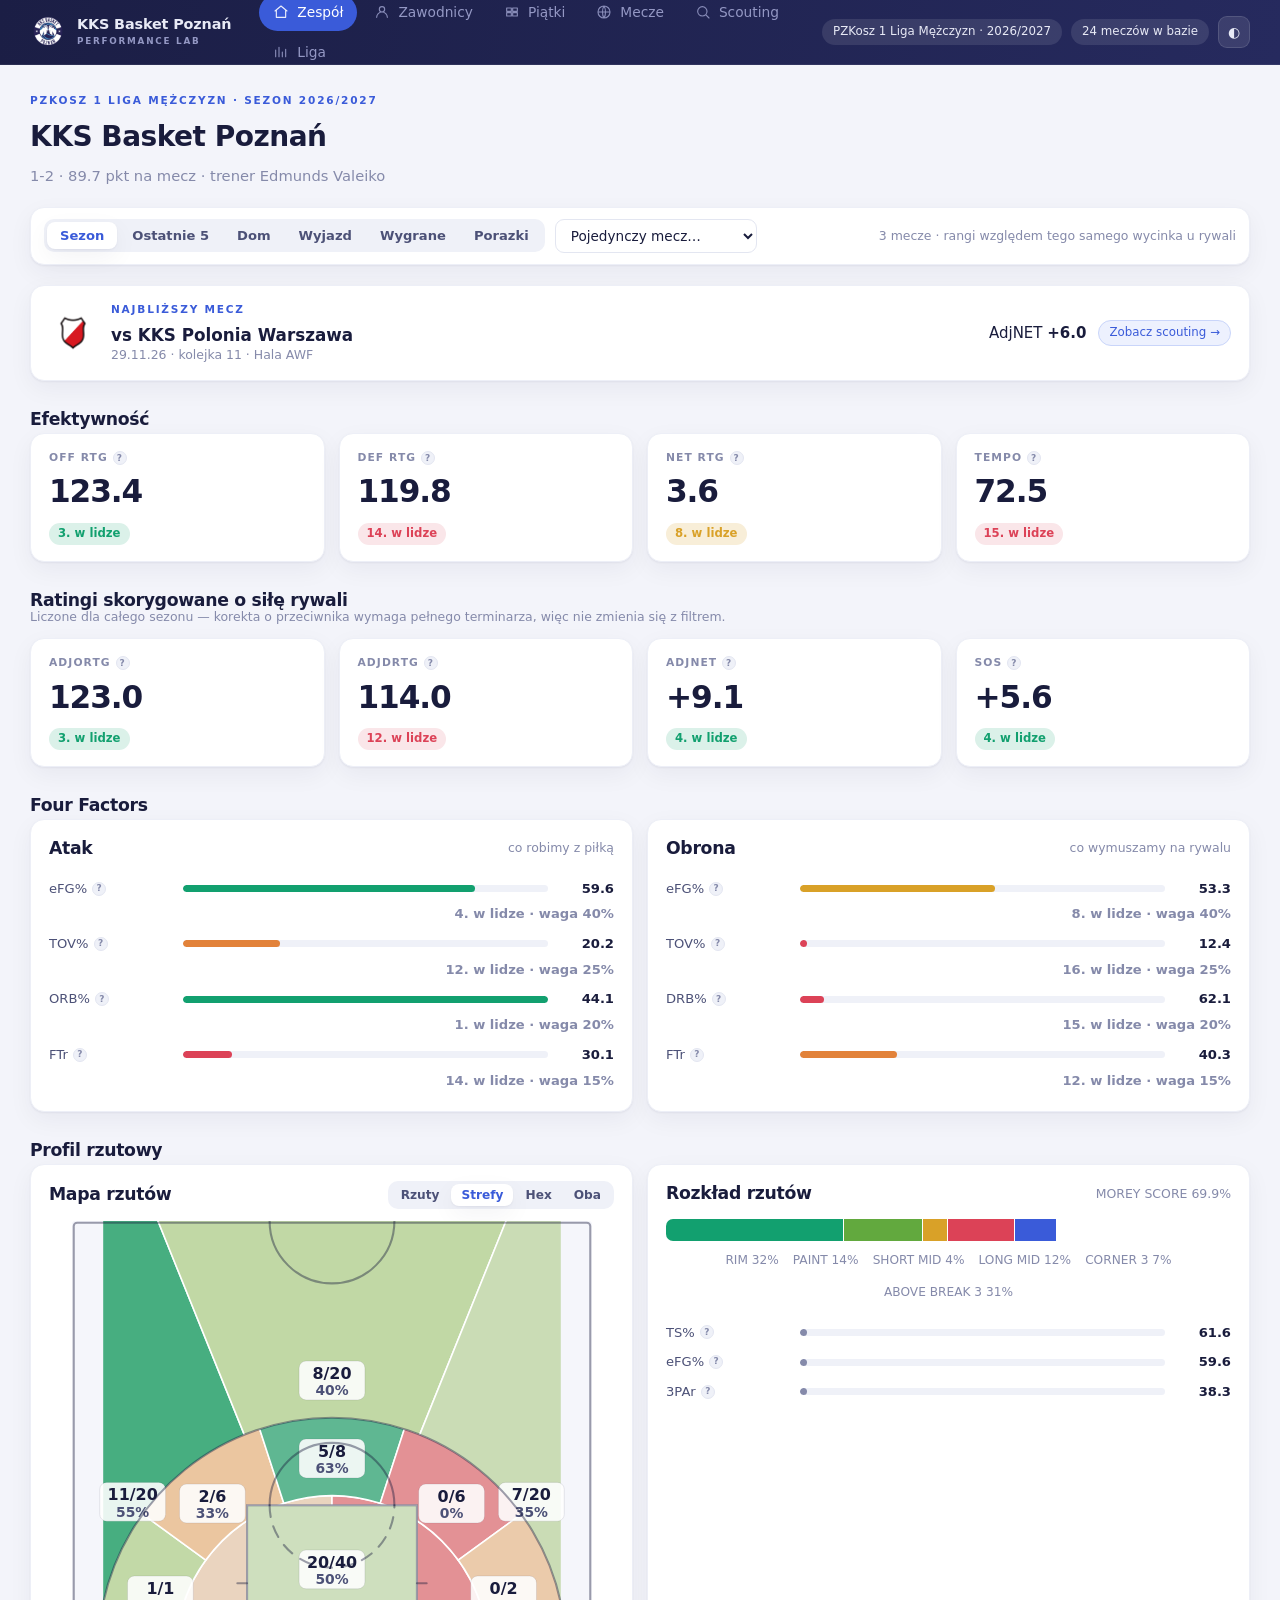
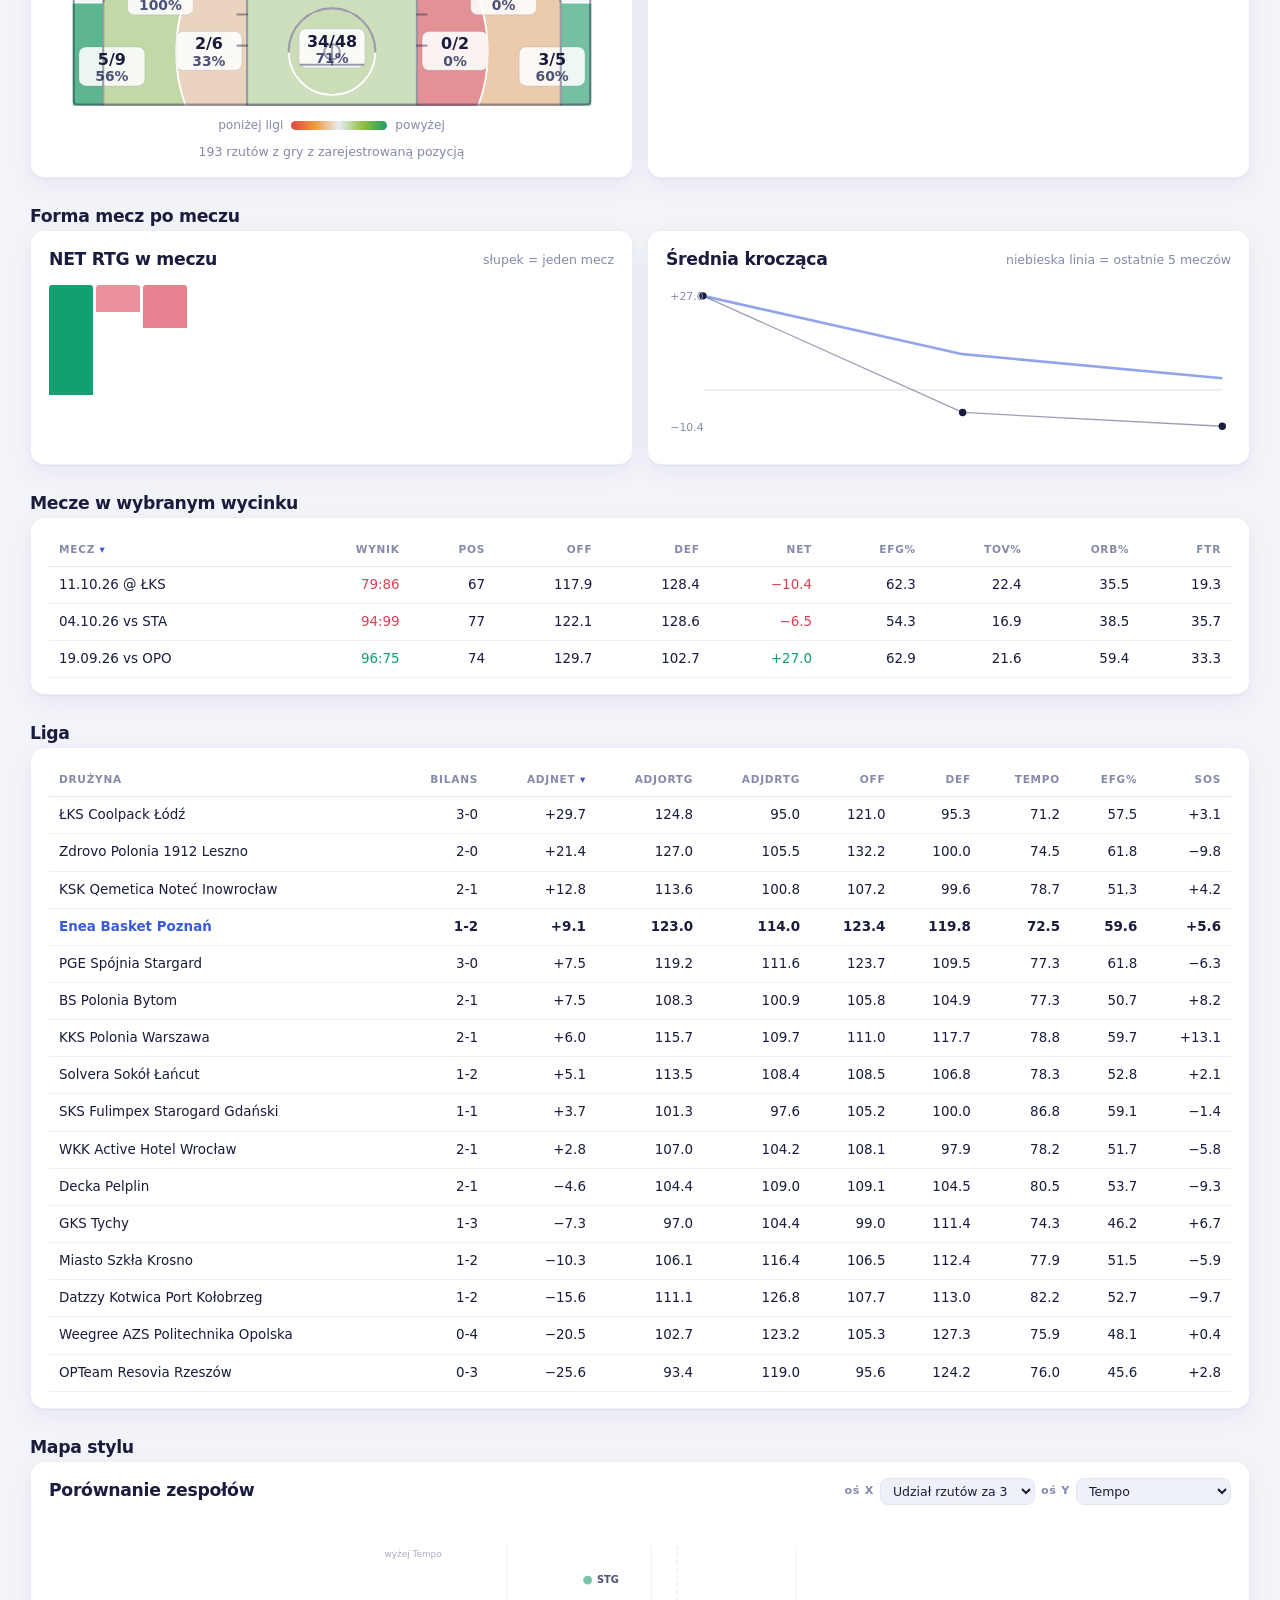
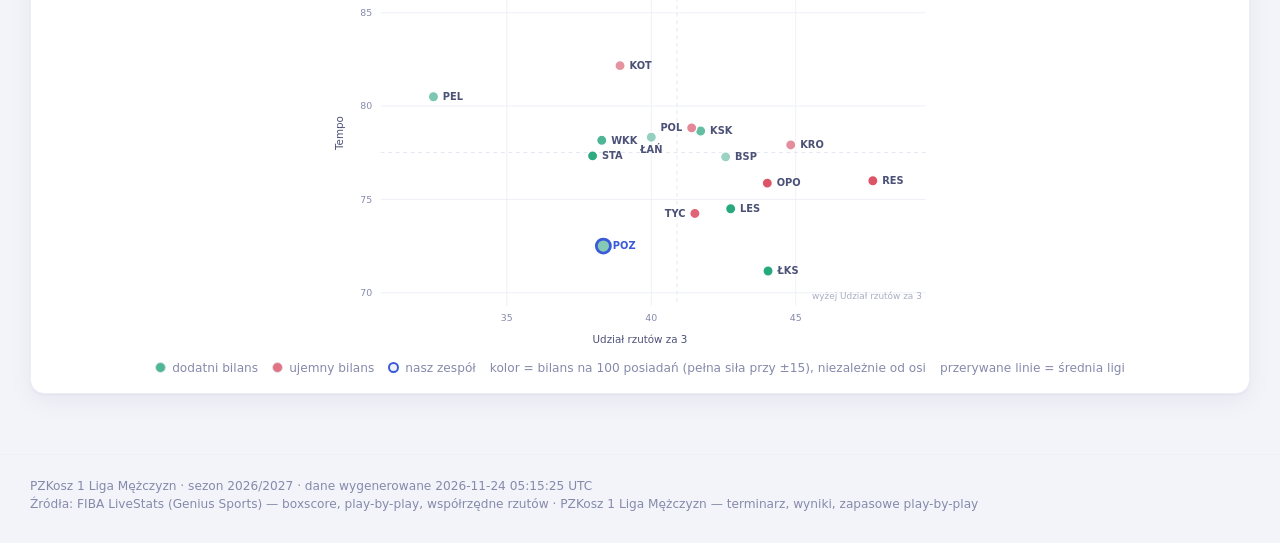
<file: docs/index.html>
<!doctype html>
<html lang="pl">
<head>
<meta charset="utf-8">
<meta name="viewport" content="width=device-width, initial-scale=1">
<title>KKS Basket Poznań Lab</title>
<link rel="stylesheet" href="assets/css/app.css">
<link rel="icon" href="assets/logos/enea-basket-poznan.png">
</head>
<body>
<header class="topbar" data-nav></header>
<main class="wrap">
  <div class="page-head">
    <div class="eyebrow" id="eyebrow">Ładowanie…</div>
    <h1 id="title">Przegląd zespołu</h1>
    <p id="subtitle"></p>
  </div>
  <div class="filters" id="filters"></div>
  <div id="content"></div>
</main>
<footer class="pagefoot" data-footer></footer>
<script type="module" src="assets/js/page-home.js"></script>
</body>
</html>
</file>
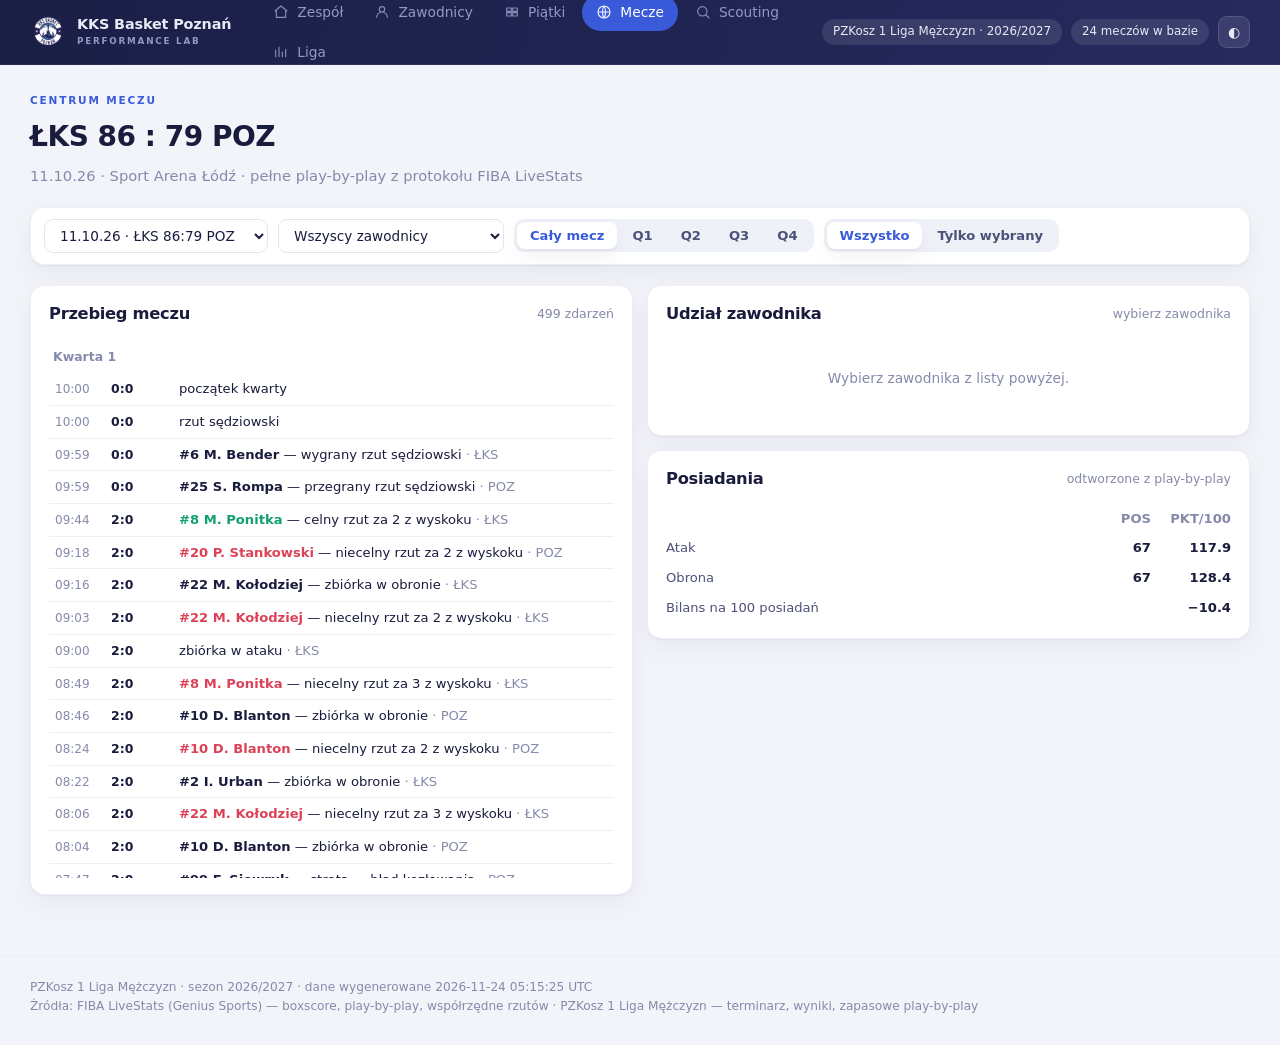
<file: docs/games.html>
<!doctype html>
<html lang="pl">
<head>
<meta charset="utf-8">
<meta name="viewport" content="width=device-width, initial-scale=1">
<title>Centrum meczu · KKS Basket Poznań Lab</title>
<link rel="stylesheet" href="assets/css/app.css">
<link rel="icon" href="assets/logos/enea-basket-poznan.png">
</head>
<body>
<header class="topbar" data-nav></header>
<main class="wrap">
  <div class="page-head" id="head"></div>
  <div class="filters" id="filters"></div>
  <div id="content"></div>
</main>
<footer class="pagefoot" data-footer></footer>
<script type="module" src="assets/js/page-games.js"></script>
</body>
</html>
</file>
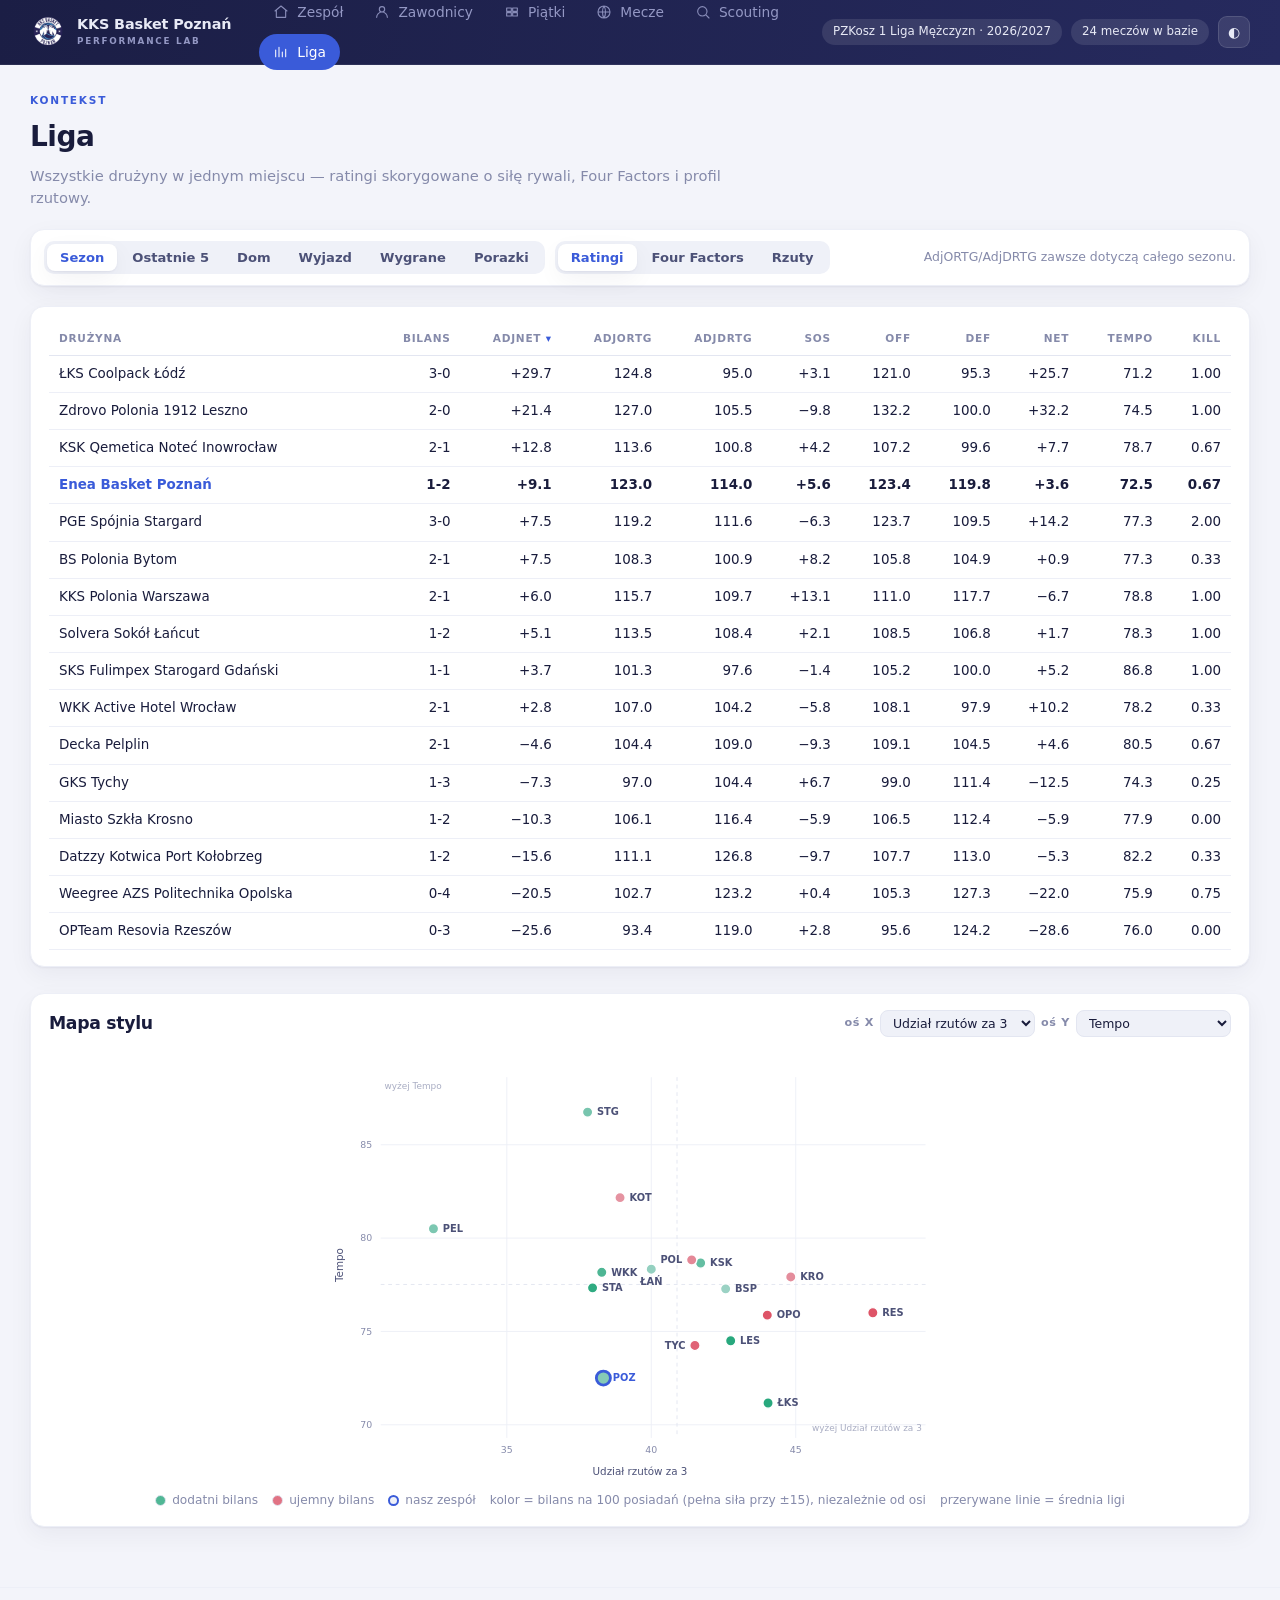
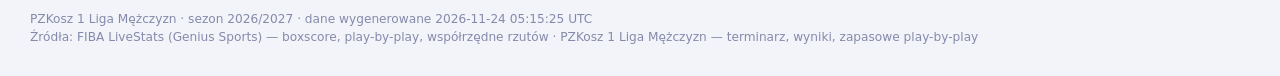
<file: docs/league.html>
<!doctype html>
<html lang="pl">
<head>
<meta charset="utf-8">
<meta name="viewport" content="width=device-width, initial-scale=1">
<title>Liga · KKS Basket Poznań Lab</title>
<link rel="stylesheet" href="assets/css/app.css">
<link rel="icon" href="assets/logos/enea-basket-poznan.png">
</head>
<body>
<header class="topbar" data-nav></header>
<main class="wrap">
  <div class="page-head">
    <div class="eyebrow">Kontekst</div>
    <h1>Liga</h1>
    <p>Wszystkie drużyny w jednym miejscu — ratingi skorygowane o siłę rywali, Four Factors i profil rzutowy.</p>
  </div>
  <div class="filters" id="filters"></div>
  <div id="content"></div>
</main>
<footer class="pagefoot" data-footer></footer>
<script type="module" src="assets/js/page-league.js"></script>
</body>
</html>
</file>
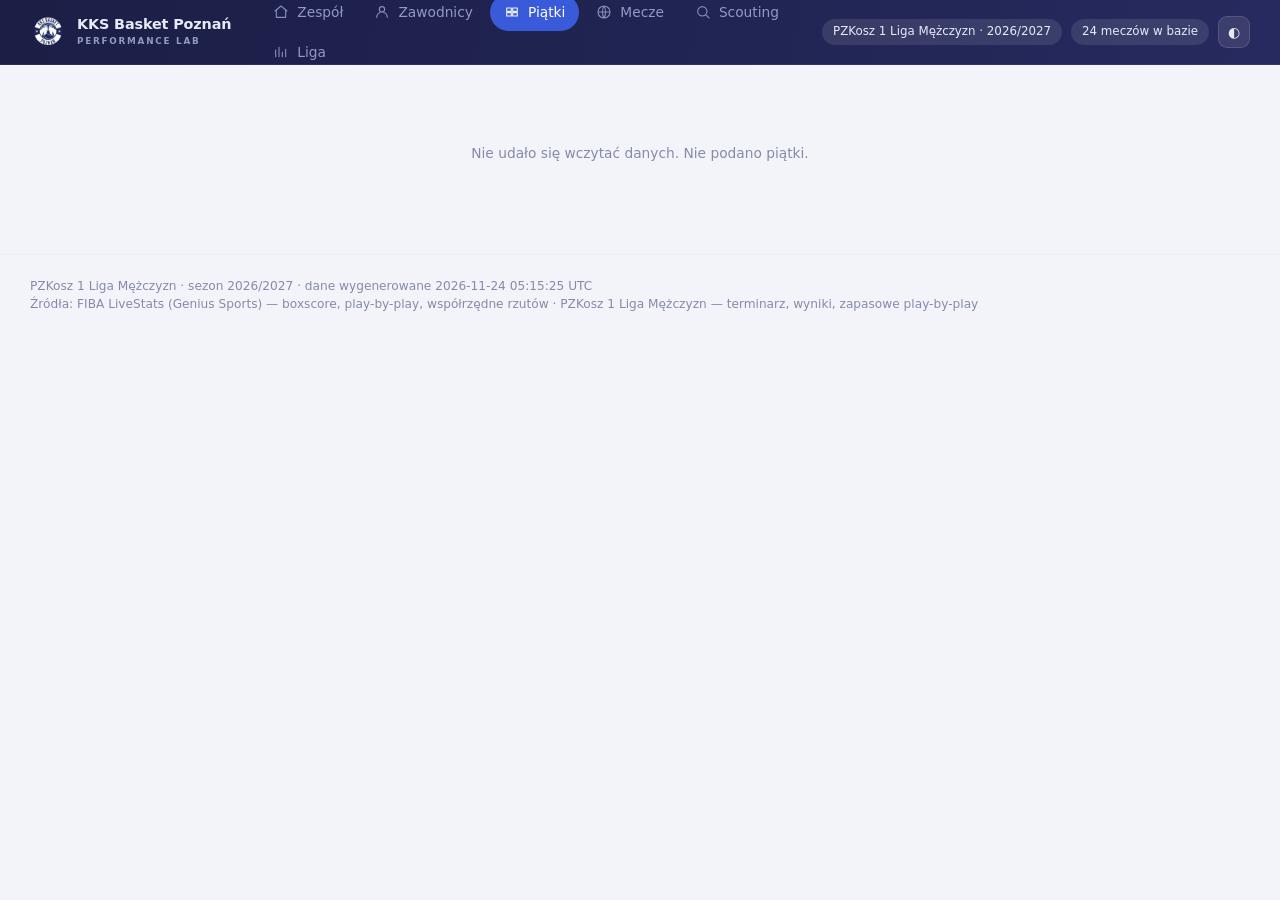
<file: docs/lineup.html>
<!doctype html>
<html lang="pl">
<head>
<meta charset="utf-8">
<meta name="viewport" content="width=device-width, initial-scale=1">
<title>Piątka · KKS Basket Poznań Lab</title>
<link rel="stylesheet" href="assets/css/app.css">
<link rel="icon" href="assets/logos/enea-basket-poznan.png">
</head>
<body>
<header class="topbar" data-nav></header>
<main class="wrap">
  <div class="page-head" id="head"></div>
  <div id="content"></div>
</main>
<footer class="pagefoot" data-footer></footer>
<script type="module" src="assets/js/page-lineup.js"></script>
</body>
</html>
</file>
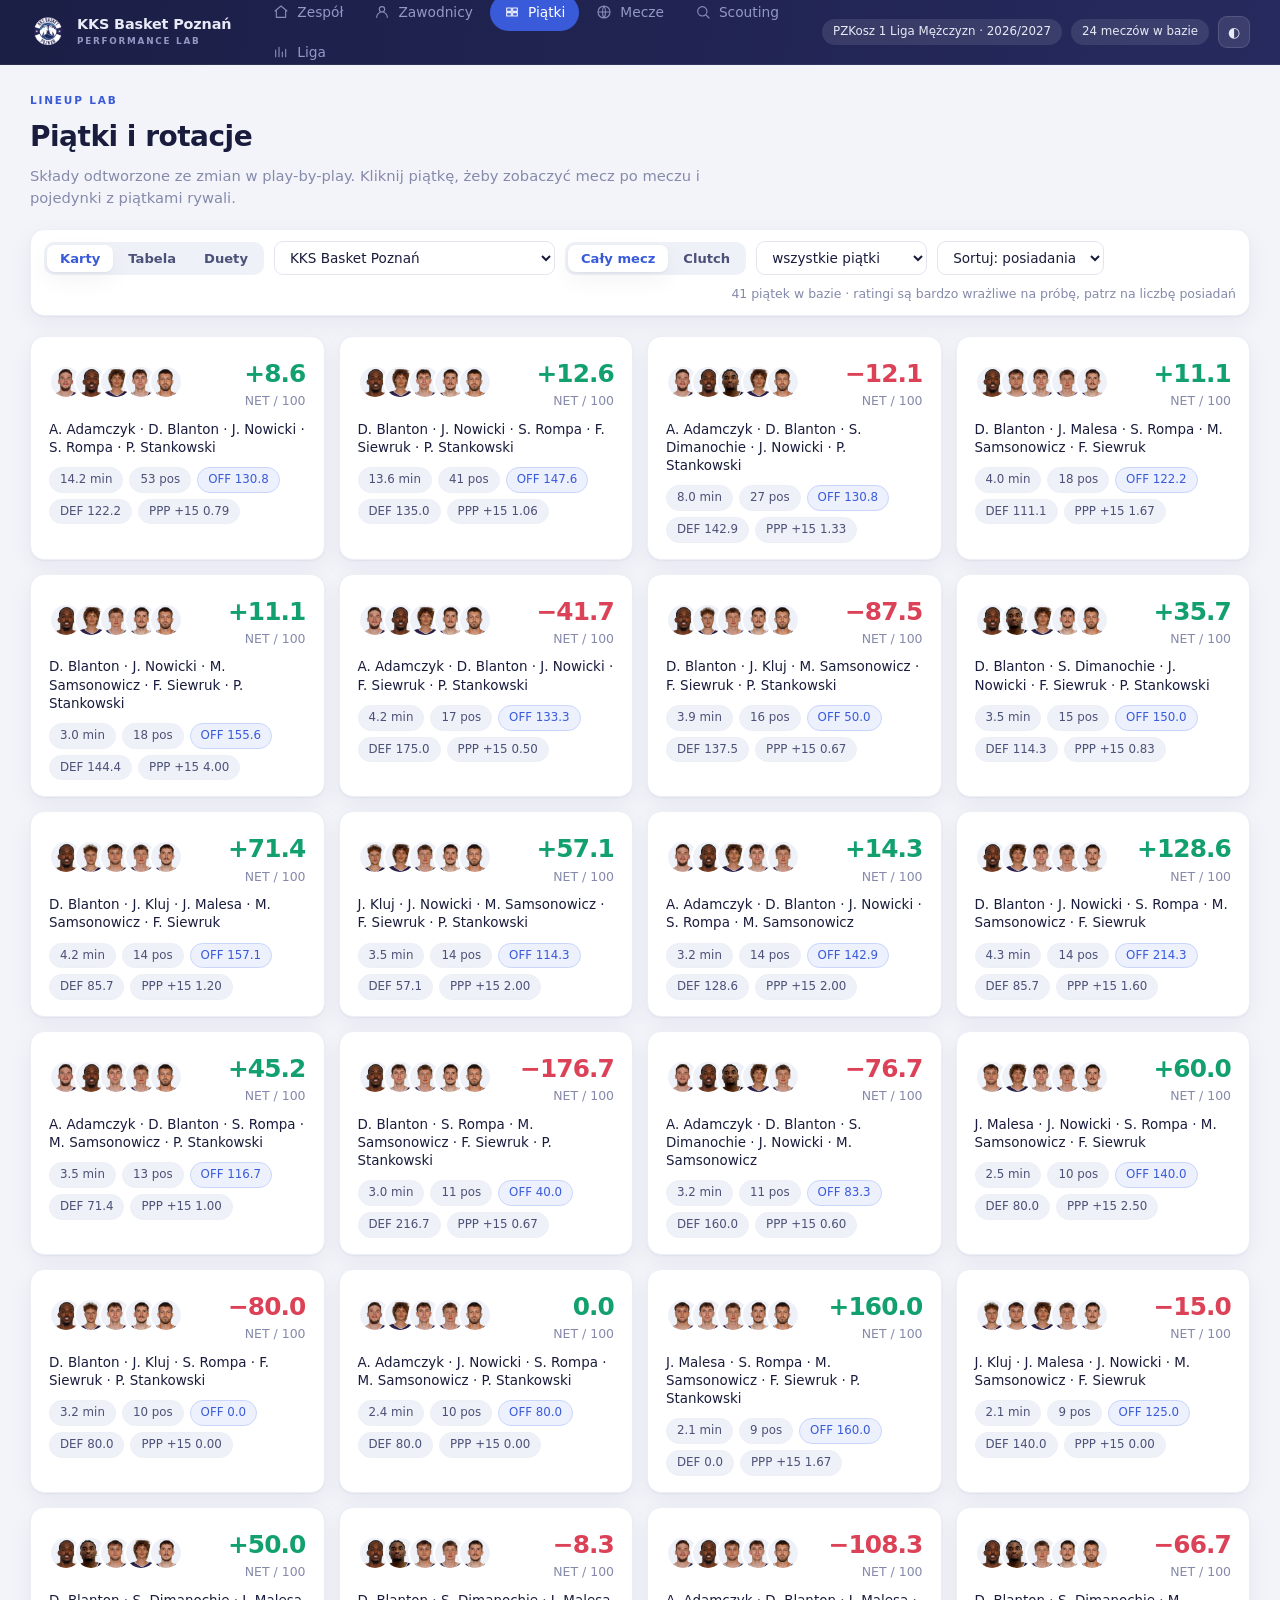
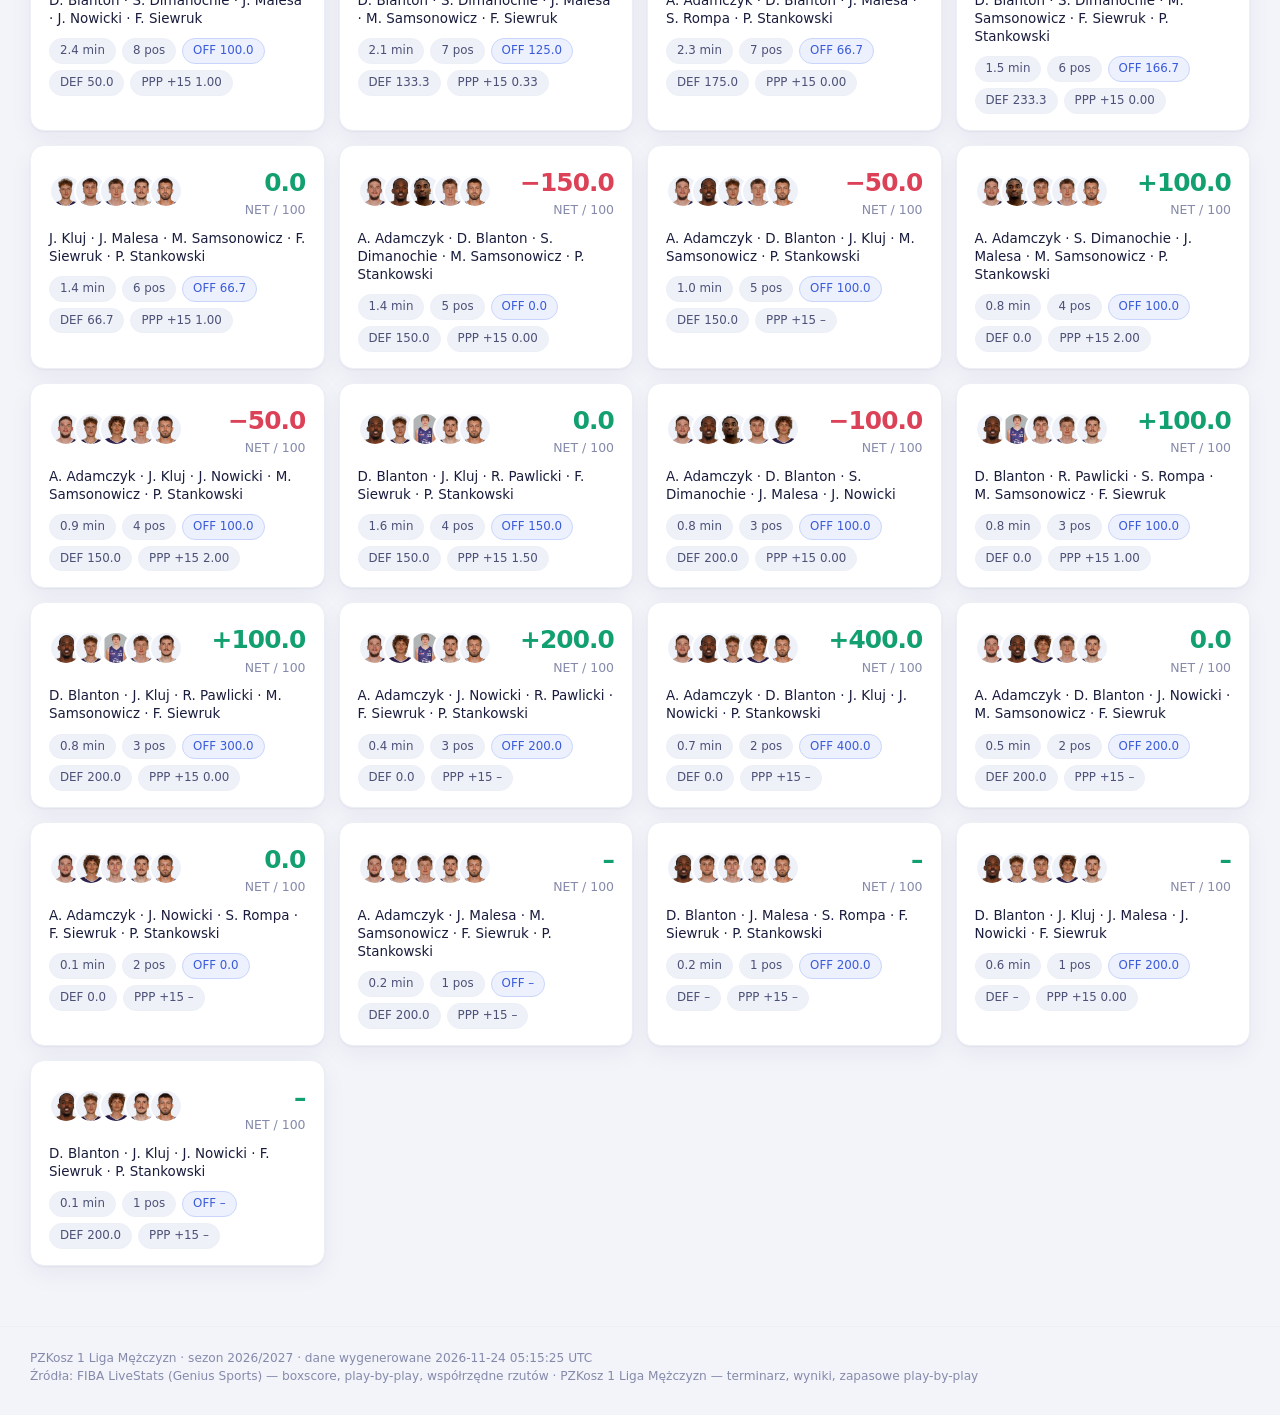
<file: docs/lineups.html>
<!doctype html>
<html lang="pl">
<head>
<meta charset="utf-8">
<meta name="viewport" content="width=device-width, initial-scale=1">
<title>Piątki · KKS Basket Poznań Lab</title>
<link rel="stylesheet" href="assets/css/app.css">
<link rel="icon" href="assets/logos/enea-basket-poznan.png">
</head>
<body>
<header class="topbar" data-nav></header>
<main class="wrap">
  <div class="page-head">
    <div class="eyebrow">Lineup lab</div>
    <h1>Piątki i rotacje</h1>
    <p>Składy odtworzone ze zmian w play-by-play. Kliknij piątkę, żeby zobaczyć mecz po meczu i pojedynki z piątkami rywali.</p>
  </div>
  <div class="filters" id="filters"></div>
  <div id="content"></div>
</main>
<footer class="pagefoot" data-footer></footer>
<script type="module" src="assets/js/page-lineups.js"></script>
</body>
</html>
</file>
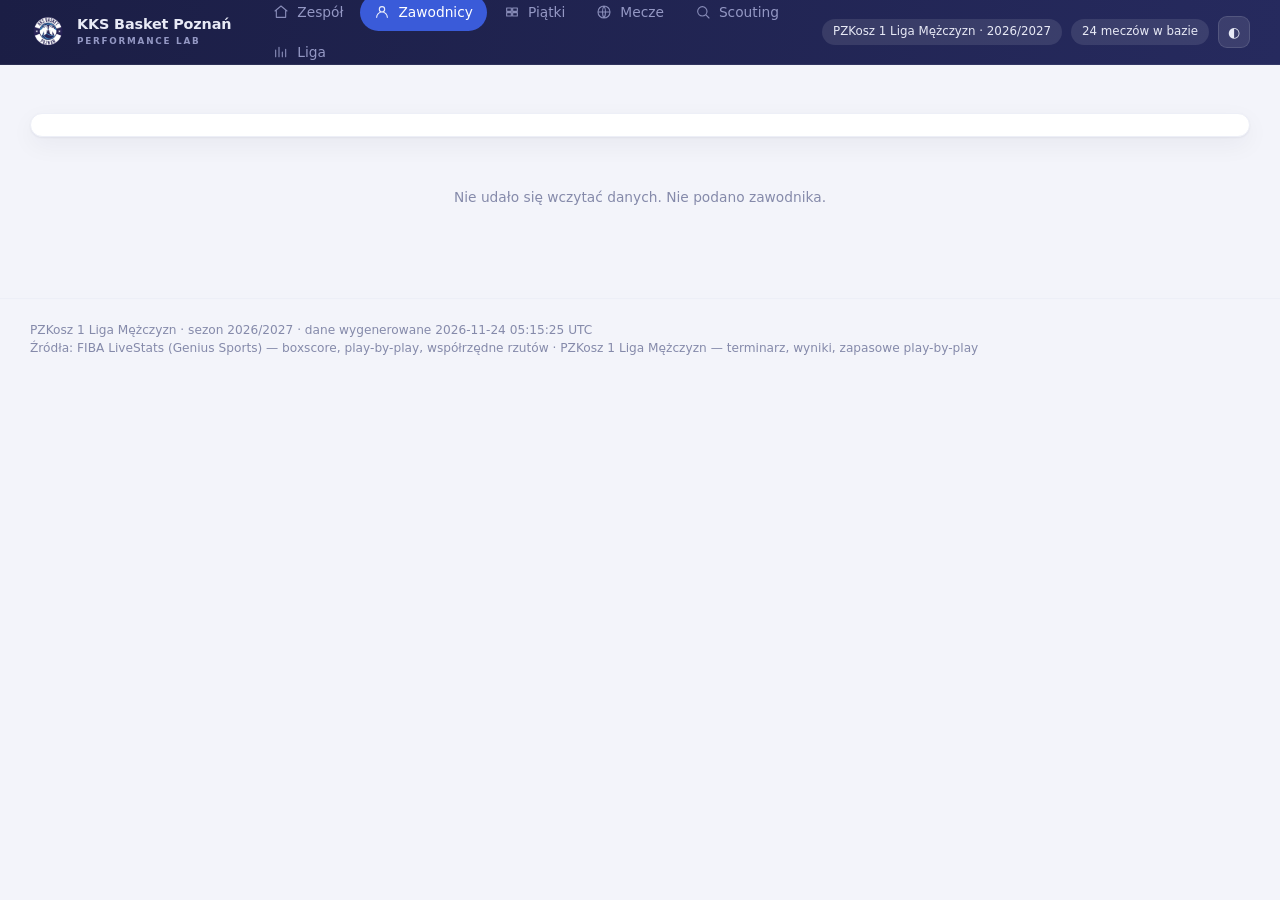
<file: docs/player.html>
<!doctype html>
<html lang="pl">
<head>
<meta charset="utf-8">
<meta name="viewport" content="width=device-width, initial-scale=1">
<title>Profil zawodnika · KKS Basket Poznań Lab</title>
<link rel="stylesheet" href="assets/css/app.css">
<link rel="icon" href="assets/logos/enea-basket-poznan.png">
</head>
<body>
<header class="topbar" data-nav></header>
<main class="wrap">
  <div class="page-head" id="head"></div>
  <div class="filters" id="filters"></div>
  <div id="content"></div>
</main>
<footer class="pagefoot" data-footer></footer>
<script type="module" src="assets/js/page-player.js"></script>
</body>
</html>
</file>
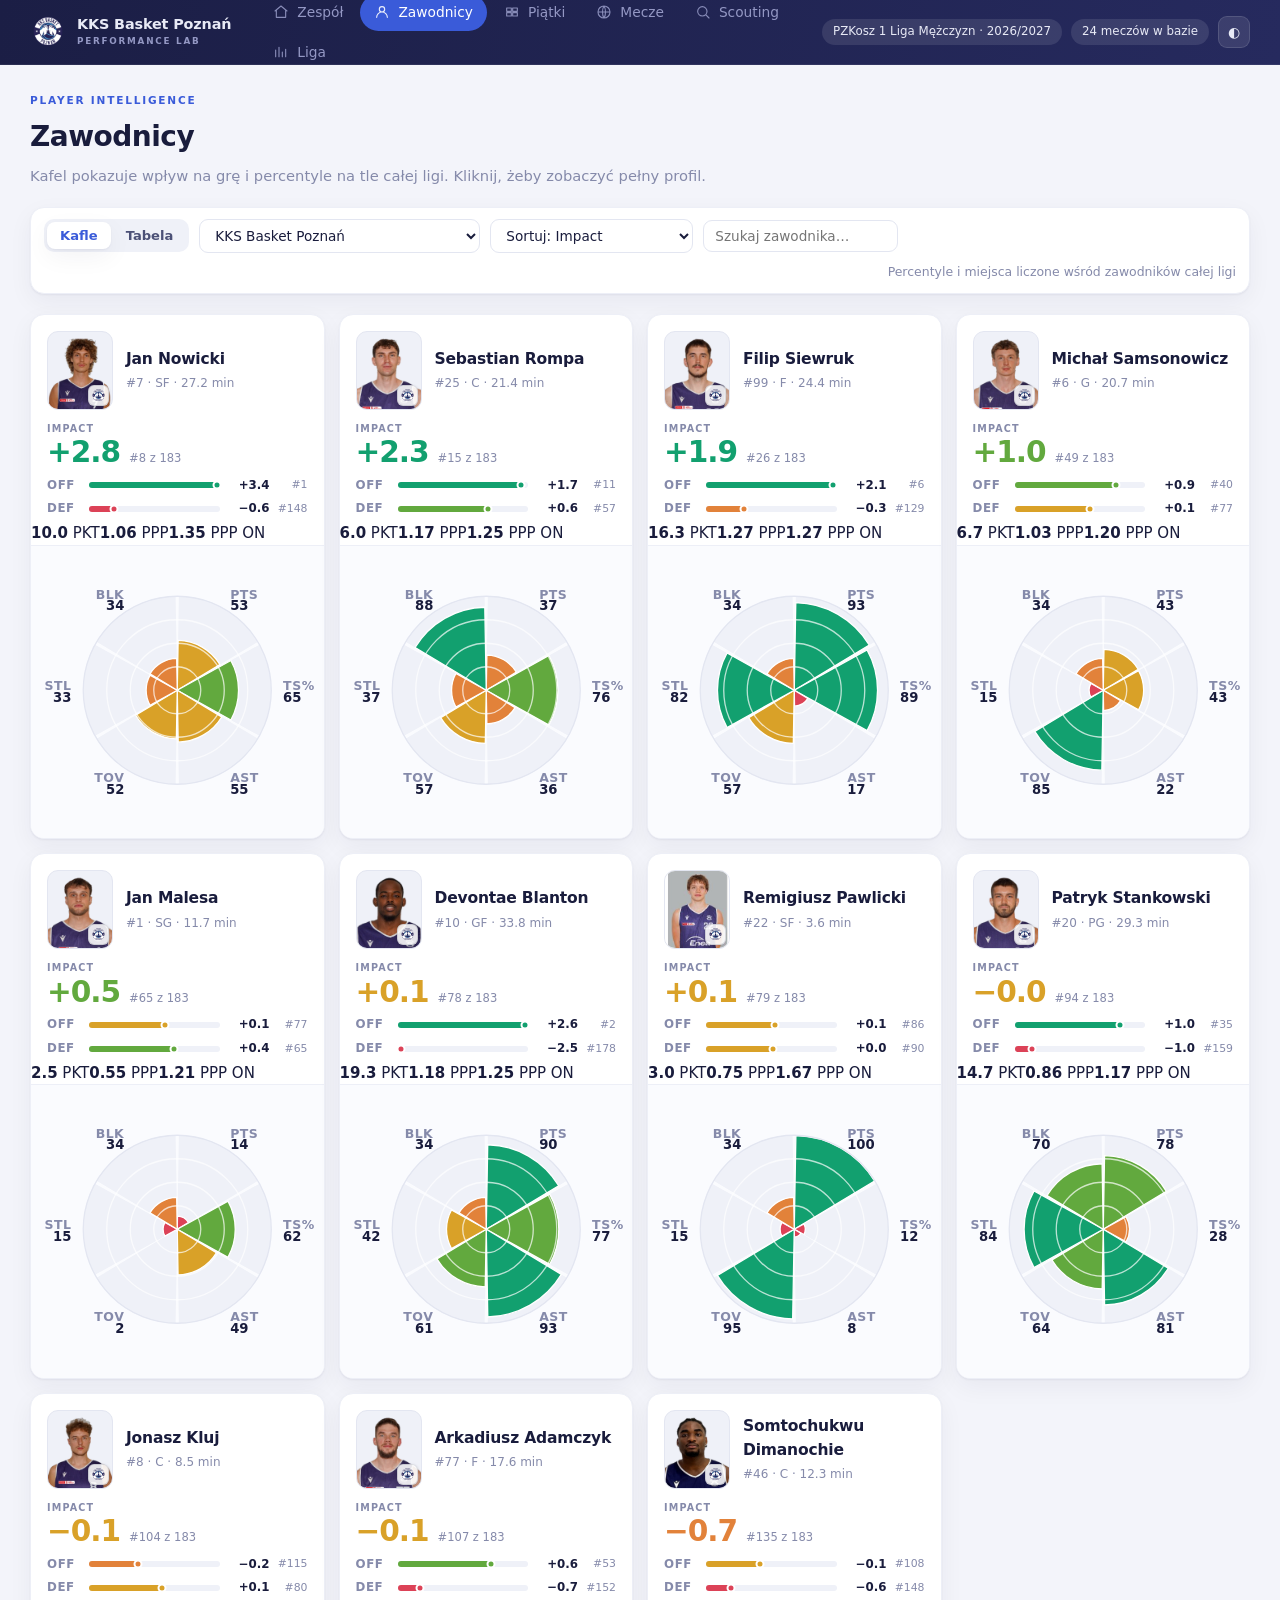
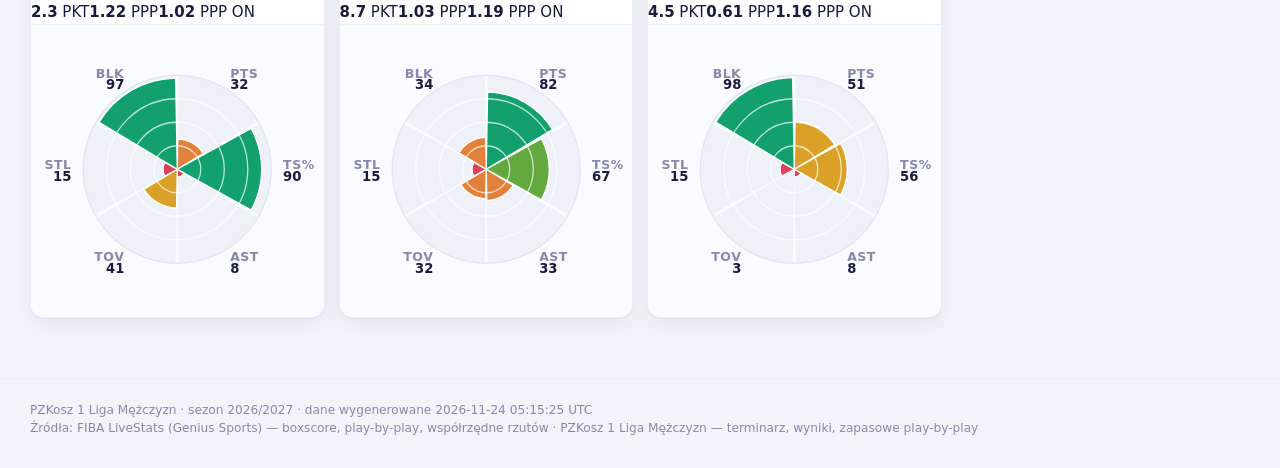
<file: docs/players.html>
<!doctype html>
<html lang="pl">
<head>
<meta charset="utf-8">
<meta name="viewport" content="width=device-width, initial-scale=1">
<title>Zawodnicy · KKS Basket Poznań Lab</title>
<link rel="stylesheet" href="assets/css/app.css">
<link rel="icon" href="assets/logos/enea-basket-poznan.png">
</head>
<body>
<header class="topbar" data-nav></header>
<main class="wrap">
  <div class="page-head">
    <div class="eyebrow">Player intelligence</div>
    <h1>Zawodnicy</h1>
    <p>Kafel pokazuje wpływ na grę i percentyle na tle całej ligi. Kliknij, żeby zobaczyć pełny profil.</p>
  </div>
  <div class="filters" id="filters"></div>
  <div id="content"></div>
</main>
<footer class="pagefoot" data-footer></footer>
<script type="module" src="assets/js/page-players.js"></script>
</body>
</html>
</file>
<file: docs/assets/css/app.css>
/* KKS Basket Poznan Lab - system wizualny.
   Jasny interfejs roboczy z granatowym panelem bocznym w barwach klubu
   (granat #1B1E45, blekit #3A5BD9). Motyw ciemny dostepny przelacznikiem. */

:root {
  --bg: #F3F4FA;
  --surface: #FFFFFF;
  --surface-2: #FAFBFE;
  --surface-3: #EFF1F8;
  --border: #E3E6F1;
  --border-soft: #EDEFF7;

  --ink: #191C3C;
  --ink-dim: #4C5177;
  --ink-muted: #858AAA;

  --brand: #3A5BD9;
  --brand-ink: #FFFFFF;
  --brand-soft: #EDF1FE;
  --brand-line: #C9D5FA;

  --side: #1B1E45;
  --side-2: #262A5E;
  --side-ink: #E8EAF6;
  --side-muted: #9498C4;

  --good: #12A06F;
  --ok: #62A93E;
  --mid: #D9A128;
  --warn: #E2823A;
  --bad: #DC4257;

  --zone-empty: #E9ECF5;
  --zone-good: #1E9E63;
  --zone-ok: #8FBF3F;
  --zone-warn: #EE9A3C;
  --zone-bad: #DE4646;
  --court-floor: #F5F6FB;
  --court-line: rgba(25, 28, 60, .42);
  --tag-bg: rgba(255, 255, 255, .88);
  --tag-line: rgba(25, 28, 60, .14);

  --radius: 14px;
  --radius-sm: 10px;
  --shadow: 0 1px 2px rgba(25, 28, 60, .05), 0 8px 24px rgba(25, 28, 60, .05);
  --sans: "Inter", "Segoe UI", system-ui, -apple-system, sans-serif;
  --mono: "JetBrains Mono", "SFMono-Regular", Consolas, monospace;
  --side-w: 246px;
}

:root[data-theme="dark"] {
  --bg: #0E1030;
  --surface: #171A40;
  --surface-2: #1C1F49;
  --surface-3: #232755;
  --border: #2E3269;
  --border-soft: #262A5A;

  --ink: #EBEDFA;
  --ink-dim: #B2B7DC;
  --ink-muted: #8388B0;

  --brand: #6A8CFF;
  --brand-ink: #10143A;
  --brand-soft: #22285C;
  --brand-line: #343C7C;

  --side: #0A0C28;
  --side-2: #151845;

  --good: #35C48C;
  --ok: #8FCB5C;
  --mid: #E2B84E;
  --warn: #F09A55;
  --bad: #F0637A;

  --zone-empty: #20244F;
  --zone-good: #2FBE85;
  --zone-ok: #8FC24B;
  --zone-warn: #EE9A3C;
  --zone-bad: #E2596B;
  --court-floor: #191D44;
  --court-line: rgba(235, 237, 250, .45);
  --tag-bg: rgba(10, 12, 40, .78);
  --tag-line: rgba(235, 237, 250, .16);
  --shadow: 0 1px 2px rgba(0, 0, 0, .3), 0 10px 30px rgba(0, 0, 0, .28);
}

* { box-sizing: border-box; }

body {
  margin: 0;
  background: var(--bg);
  color: var(--ink);
  font-family: var(--sans);
  font-size: 15px;
  line-height: 1.5;
  -webkit-font-smoothing: antialiased;
}

a { color: inherit; text-decoration: none; }
h1, h2, h3 { margin: 0; font-weight: 650; letter-spacing: -.018em; }
h1 { font-size: 1.75rem; }
h2 { font-size: 1.02rem; }

/* --- szkielet ------------------------------------------------------------- */
.topbar {
  position: sticky; top: 0; z-index: 40;
  background: linear-gradient(100deg, var(--side) 0%, var(--side-2) 100%);
  color: var(--side-ink);
  border-bottom: 1px solid rgba(255, 255, 255, .07);
}
.topbar__inner {
  max-width: 1360px; margin: 0 auto; padding: 0 30px;
  display: flex; align-items: center; gap: 28px; height: 64px;
}
.brand { display: flex; align-items: center; gap: 11px; flex: none; }
.brand img { width: 36px; height: 36px; object-fit: contain; }
.brand b { display: block; font-size: .9rem; line-height: 1.15; letter-spacing: -.01em; }
.brand small {
  display: block; margin-top: 3px; font-size: .55rem; letter-spacing: .2em;
  color: var(--side-muted); font-weight: 650;
}
.nav { display: flex; gap: 3px; flex-wrap: wrap; }
.nav a {
  display: inline-flex; align-items: center; gap: 8px; padding: 8px 14px;
  border-radius: 99px; font-size: .86rem; font-weight: 520; color: var(--side-muted);
}
.nav a:hover { background: rgba(255, 255, 255, .08); color: #fff; }
.nav a[aria-current="page"] { background: var(--brand); color: #fff; }
.nav svg { width: 16px; height: 16px; opacity: .9; }
.topbar__right { margin-left: auto; display: flex; align-items: center; gap: 9px; }
.topbar__chip {
  font-size: .74rem; padding: 4px 11px; border-radius: 99px;
  background: rgba(255, 255, 255, .1); color: var(--side-ink); white-space: nowrap;
}
.icon-btn {
  background: rgba(255, 255, 255, .1); border: 1px solid rgba(255, 255, 255, .12);
  color: var(--side-ink); width: 32px; height: 32px; border-radius: 9px;
  cursor: pointer; font-size: .85rem; display: inline-flex; align-items: center; justify-content: center;
}
.icon-btn:hover { background: rgba(255, 255, 255, .18); }

.wrap { max-width: 1360px; width: 100%; margin: 0 auto; padding: 28px 30px 60px; }
.page-head { margin-bottom: 20px; }
.page-head p { margin: 7px 0 0; color: var(--ink-muted); font-size: .92rem; max-width: 74ch; }
.eyebrow {
  font-size: .66rem; letter-spacing: .17em; text-transform: uppercase;
  color: var(--brand); font-weight: 700; margin-bottom: 7px;
}
.crumbs { display: flex; align-items: center; gap: 8px; font-size: .8rem; color: var(--ink-muted); margin-bottom: 10px; }
.crumbs a:hover { color: var(--brand); }

.note {
  display: flex; gap: 12px; padding: 14px 16px; border-radius: var(--radius);
  background: var(--brand-soft); border: 1px solid var(--brand-line);
  font-size: .85rem; color: var(--ink-dim); margin-bottom: 20px; line-height: 1.55;
}
.note b { color: var(--ink); display: block; margin-bottom: 3px; font-weight: 620; }

/* --- filtry --------------------------------------------------------------- */
.filters {
  display: flex; flex-wrap: wrap; gap: 10px; align-items: center;
  padding: 11px 13px; background: var(--surface); border: 1px solid var(--border-soft);
  border-radius: var(--radius); margin-bottom: 20px; box-shadow: var(--shadow);
}
.seg { display: flex; flex-wrap: wrap; gap: 2px; background: var(--surface-3); padding: 3px; border-radius: 10px; }
.seg button {
  border: 0; background: transparent; color: var(--ink-dim); cursor: pointer;
  padding: 6px 13px; border-radius: 8px; font-size: .82rem; font-weight: 550; font-family: inherit;
}
.seg button:hover { color: var(--ink); }
.seg button.is-on { background: var(--surface); color: var(--brand); box-shadow: var(--shadow); }
.seg--sm button { padding: 4px 10px; font-size: .76rem; }
.filters select, .filters input[type="search"] {
  background: var(--surface); border: 1px solid var(--border); color: var(--ink);
  border-radius: 9px; padding: 7px 11px; font-family: inherit; font-size: .85rem;
  max-width: 100%; min-width: 0;
}
.filters__note { margin-left: auto; color: var(--ink-muted); font-size: .78rem; }

/* --- siatki i karty -------------------------------------------------------- */
.grid { display: grid; gap: 14px; }
.grid--4 { grid-template-columns: repeat(auto-fit, minmax(198px, 1fr)); }
.grid--3 { grid-template-columns: repeat(auto-fit, minmax(270px, 1fr)); }
.grid--2 { grid-template-columns: repeat(auto-fit, minmax(380px, 1fr)); }
.grid--tiles { grid-template-columns: repeat(auto-fill, minmax(250px, 1fr)); }

.card {
  background: var(--surface); border: 1px solid var(--border-soft);
  border-radius: var(--radius); padding: 16px 18px; box-shadow: var(--shadow);
}
.card__head { display: flex; align-items: center; justify-content: space-between; gap: 10px; margin-bottom: 12px; }
.card__sub { color: var(--ink-muted); font-size: .78rem; font-weight: 500; }
.section { margin: 26px 0 0; }
.section > .card__head { margin-bottom: 12px; }
.section h2 { font-size: 1.08rem; }

.stat__label {
  display: flex; align-items: center; gap: 5px;
  font-size: .67rem; letter-spacing: .1em; text-transform: uppercase;
  color: var(--ink-muted); font-weight: 650;
}
.stat__value { font-size: 1.95rem; font-weight: 700; letter-spacing: -.035em; font-variant-numeric: tabular-nums; margin-top: 2px; }
.stat__value small { font-size: .85rem; color: var(--ink-muted); font-weight: 500; }
.stat__foot { display: flex; align-items: center; gap: 8px; margin-top: 8px; font-size: .78rem; flex-wrap: wrap; }
.rank {
  font-variant-numeric: tabular-nums; font-weight: 650; padding: 2px 9px;
  border-radius: 99px; font-size: .73rem; background: var(--surface-3); color: var(--ink-dim);
}
.rank--top { background: color-mix(in srgb, var(--good) 15%, var(--surface)); color: var(--good); }
.rank--mid { background: color-mix(in srgb, var(--mid) 18%, var(--surface)); color: var(--mid); }
.rank--low { background: color-mix(in srgb, var(--bad) 13%, var(--surface)); color: var(--bad); }
.delta--up { color: var(--good); }
.delta--down { color: var(--bad); }

.pbar { position: relative; height: 7px; border-radius: 99px; background: var(--surface-3); overflow: hidden; }
.pbar i { position: absolute; inset: 0 auto 0 0; border-radius: 99px; display: block; }
.prow { display: grid; grid-template-columns: 124px 1fr 56px; gap: 10px; align-items: center; padding: 5px 0; }
.prow__name { font-size: .82rem; color: var(--ink-dim); display: flex; gap: 5px; align-items: center; }
.prow__val { font-variant-numeric: tabular-nums; font-size: .82rem; text-align: right; font-weight: 600; }

/* --- tabele ---------------------------------------------------------------- */
.table-wrap { overflow-x: auto; }
table.data { width: 100%; border-collapse: collapse; font-size: .84rem; }
table.data th, table.data td { padding: 8px 10px; text-align: right; white-space: nowrap; }
table.data th:first-child, table.data td:first-child {
  text-align: left; position: sticky; left: 0; background: var(--surface);
}
@media (max-width: 760px) {
  /* na telefonie piatka zawija sie na kilka linii, zeby zostalo miejsce na liczby */
  .lchips { gap: 3px 8px; max-width: 46vw; }
  .lchip { font-size: .71rem; gap: 4px; }
  .lchip .avatar { width: 20px; height: 20px; }
}
table.data thead th {
  font-size: .66rem; letter-spacing: .07em; text-transform: uppercase; color: var(--ink-muted);
  border-bottom: 1px solid var(--border); font-weight: 700; cursor: pointer; user-select: none;
}
table.data thead th:hover { color: var(--brand); }
table.data tbody tr { border-bottom: 1px solid var(--border-soft); }
table.data tbody tr:hover, table.data tbody tr:hover td:first-child { background: var(--surface-3); }
table.data td { font-variant-numeric: tabular-nums; }
table.data .is-club { font-weight: 650; }
table.data .is-club td:first-child { color: var(--brand); }
.sort-dir::after { content: " ▾"; color: var(--brand); }
.sort-dir.asc::after { content: " ▴"; }

/* --- kafle zawodnikow ------------------------------------------------------ */
.ptile {
  display: block; background: var(--surface); border: 1px solid var(--border-soft);
  border-radius: var(--radius); overflow: hidden; box-shadow: var(--shadow);
  transition: transform .14s ease, border-color .14s ease, box-shadow .14s ease;
}
.ptile:hover {
  transform: translateY(-2px); border-color: var(--brand-line);
  box-shadow: 0 2px 4px rgba(25, 28, 60, .06), 0 14px 32px rgba(58, 91, 217, .12);
}
.ptile__top { display: flex; gap: 13px; padding: 16px 16px 10px; align-items: center; }
.avatar {
  width: 62px; height: 62px; border-radius: 50%; flex: none; overflow: hidden;
  background: var(--surface-3); border: 1px solid var(--border);
  display: inline-block; position: relative;
}
.avatar img {
  /* kadr jest wypalony w pliku przez `basketlab photos`, wiec bez skalowania */
  width: 100%; height: 100%; object-fit: cover; display: block;
}
.avatar--lg { width: 92px; height: 92px; }
.avatar__initials {
  position: absolute; inset: 0; display: flex; align-items: center; justify-content: center;
  font-style: normal; font-weight: 700; font-size: .78rem; color: var(--ink-muted);
  letter-spacing: .02em;
}
.avatars .avatar__initials { font-size: .62rem; }

/* prostokatny portret - karty zawodnikow i naglowek profilu */
.portrait {
  /* proporcje 158 x 190 - kadr jest wypalony w pliku, wiec bez przesuwania */
  width: 66px; height: 79px; border-radius: 11px; flex: none; overflow: hidden;
  background: var(--surface-3); border: 1px solid var(--border);
  display: inline-block; position: relative;
}
.portrait img { width: 100%; height: 100%; object-fit: cover; display: block; }
.portrait--lg { width: 105px; height: 126px; border-radius: 14px; }
/* herb klubu w rogu zdjecia - przy przegladaniu calej ligi mowi, kto to gra */
.portrait img.portrait__logo {
  position: absolute; right: 3px; bottom: 3px; width: 21px; height: 21px;
  object-fit: contain; padding: 2px; border-radius: 6px;
  background: var(--tag-bg); border: 1px solid var(--tag-line);
  box-shadow: 0 1px 3px rgba(25, 28, 60, .18);
}
.portrait--lg img.portrait__logo {
  right: 5px; bottom: 5px; width: 30px; height: 30px; border-radius: 8px; padding: 3px;
}
.ptile__name { font-weight: 650; font-size: .97rem; letter-spacing: -.012em; }
.ptile__meta { color: var(--ink-muted); font-size: .75rem; margin-top: 3px; }
.ptile__impact { display: flex; align-items: baseline; gap: 8px; padding: 0 16px 8px; }
.ptile__impact b { font-size: 1.4rem; font-variant-numeric: tabular-nums; letter-spacing: -.025em; }
/* blok ocen w ukladzie Dunks & Threes: duza wartosc + miejsce w lidze */
.ptile__epm { padding: 2px 16px 0; }
.ptile__epm small {
  display: block; font-size: .6rem; letter-spacing: .12em; text-transform: uppercase;
  color: var(--ink-muted); font-weight: 700;
}
.ptile__epm-row { display: flex; align-items: baseline; gap: 9px; }
.ptile__epm-row b {
  font-size: 1.85rem; font-weight: 700; letter-spacing: -.035em;
  font-variant-numeric: tabular-nums; line-height: 1.1;
}
.ptile__epm-row span { font-size: .72rem; color: var(--ink-muted); font-variant-numeric: tabular-nums; }
.ptile__lines { padding: 8px 16px 4px; display: grid; gap: 6px; }
.ptile__skills { padding: 6px 8px 10px; border-top: 1px solid var(--border-soft); background: var(--surface-2); }

/* linia oceny na tle ligi: tor, wypelnienie do percentyla, znacznik */
.rline { display: grid; grid-template-columns: 34px 1fr 42px 30px; gap: 8px; align-items: center; font-size: .74rem; }
.rline__label { color: var(--ink-muted); font-weight: 700; letter-spacing: .05em; }
.rline__track { position: relative; height: 6px; border-radius: 99px; background: var(--surface-3); }
.rline__track i { position: absolute; inset: 0 auto 0 0; border-radius: 99px; display: block; }
.rline__track u {
  position: absolute; top: 50%; width: 9px; height: 9px; border-radius: 50%;
  transform: translate(-50%, -50%); border: 2px solid var(--surface); display: block;
}
.rline__value { text-align: right; font-variant-numeric: tabular-nums; font-weight: 700; }
.rline__rank { text-align: right; font-size: .68rem; color: var(--ink-muted); font-variant-numeric: tabular-nums; }
.card .rline { padding: 5px 0; font-size: .8rem; }

/* wykres pizza: kawalki o promieniu wedlug percentyla */
.pizza { width: 100%; height: auto; display: block; max-width: 300px; margin-inline: auto; }
.pizza__bg { fill: var(--surface-3); }
.pizza__slice { stroke: var(--surface); stroke-width: 1; }
.pizza__slice:hover { stroke: var(--ink); stroke-width: 1.6; }
.pizza__grid { fill: none; stroke: var(--surface); stroke-width: 1; stroke-opacity: .7; }
.pizza__edge { fill: none; stroke: var(--border); stroke-width: 1; }
.pizza__tag { pointer-events: none; }
.pizza__label { fill: var(--ink-muted); font-size: 9.5px; font-weight: 700; letter-spacing: .04em; }
.pizza__value { fill: var(--ink); font-size: 10px; font-weight: 700; font-variant-numeric: tabular-nums; }

/* --- podpowiedzi ----------------------------------------------------------- */
.q {
  display: inline-flex; align-items: center; justify-content: center;
  width: 14px; height: 14px; border-radius: 50%; font-size: 9px; font-weight: 700;
  background: var(--surface-3); color: var(--ink-muted); cursor: help; flex: none;
  border: 1px solid var(--border);
}
.q:hover { background: var(--brand); color: var(--brand-ink); border-color: var(--brand); }
#tip {
  position: fixed; z-index: 90; max-width: 300px; padding: 11px 13px;
  background: var(--surface); border: 1px solid var(--border); border-radius: 11px;
  box-shadow: 0 12px 34px rgba(25, 28, 60, .16); font-size: .8rem; line-height: 1.45;
  pointer-events: none; opacity: 0; transform: translateY(4px);
  transition: opacity .12s, transform .12s; color: var(--ink);
}
#tip.on { opacity: 1; transform: translateY(0); }
#tip b { display: block; color: var(--brand); font-size: .72rem; letter-spacing: .06em; text-transform: uppercase; margin-bottom: 4px; }
#tip em { display: block; margin-top: 6px; color: var(--ink-muted); font-style: normal; }

/* --- boisko i wykresy ------------------------------------------------------ */
.court { width: 100%; height: auto; display: block; max-width: 520px; margin-inline: auto; }
.chart { width: 100%; height: auto; display: block; max-width: 620px; margin-inline: auto; }
.court .floor { fill: var(--court-floor); }
.court .line { fill: none; stroke: var(--court-line); stroke-width: .06; stroke-linecap: round; }
.court .zone { stroke: var(--surface); stroke-width: .045; }
.court .zone:hover { stroke: var(--ink); stroke-width: .09; }
.court .hex { stroke: var(--surface); stroke-width: .035; }
.court .hex:hover { stroke: var(--ink); stroke-width: .07; }
.court .shot-made { fill: none; stroke: var(--good); stroke-width: .105; }
.court .shot-miss { stroke: var(--bad); stroke-width: .105; stroke-linecap: round; opacity: .82; }
.zone-tag__bg { fill: var(--tag-bg); stroke: var(--tag-line); stroke-width: .02; }
.zone-tag__a { fill: var(--ink); font-size: .46px; font-weight: 700; text-anchor: middle; }
.zone-tag__b { fill: var(--ink-dim); font-size: .4px; font-weight: 600; text-anchor: middle; }
.zone-tag { pointer-events: none; }

.bars { display: flex; align-items: flex-end; gap: 3px; height: 92px; justify-content: flex-start; }
.bars div { flex: 1; max-width: 44px; border-radius: 3px 3px 0 0; min-height: 2px; }

.legend {
  display: flex; gap: 14px; flex-wrap: wrap; font-size: .76rem; color: var(--ink-muted);
  margin-top: 10px; align-items: center; justify-content: center;
}
.legend__item { display: inline-flex; align-items: center; gap: 6px; }
.legend__made { width: 9px; height: 9px; border-radius: 50%; border: 2px solid var(--good); }
.legend__miss {
  width: 10px; height: 10px;
  background:
    linear-gradient(45deg, transparent 43%, var(--bad) 43%, var(--bad) 57%, transparent 57%),
    linear-gradient(-45deg, transparent 43%, var(--bad) 43%, var(--bad) 57%, transparent 57%);
}
.legend__ramp {
  width: 96px; height: 9px; border-radius: 99px;
  background: linear-gradient(90deg, var(--zone-bad), var(--zone-warn), var(--zone-empty), var(--zone-ok), var(--zone-good));
}
.legend__scale { gap: 8px; }
.legend__dot {
  width: 11px; height: 11px; border-radius: 50%; flex: 0 0 11px;
  border: 1px solid var(--border);
}
.legend__dot--club { background: var(--surface-3); border: 2px solid var(--brand); }

/* skrot do skautingu najblizszego rywala */
.next-opp { display: flex; align-items: center; gap: 14px; text-decoration: none; color: inherit; }
.next-opp:hover { border-color: var(--brand); }
.next-opp > img { width: 48px; height: 48px; flex: 0 0 48px; object-fit: contain; }
.next-opp > div { min-width: 0; }
.next-opp__name { font-weight: 700; font-size: 1.05rem; line-height: 1.25; }
.next-opp__stats {
  margin-left: auto; display: flex; align-items: center; gap: 12px;
  flex-wrap: wrap; justify-content: flex-end; white-space: nowrap;
}
@media (max-width: 560px) {
  .next-opp { flex-wrap: wrap; gap: 12px; }
  .next-opp__stats { margin-left: 0; width: 100%; justify-content: flex-start; }
}

/* wybor wskaznikow na osie mapy stylu */
.axis-picker { display: flex; align-items: center; gap: 6px; flex-wrap: wrap; }
.axis-picker span { font-size: .7rem; color: var(--ink-muted); font-weight: 650; letter-spacing: .06em; }
.axis-picker select {
  background: var(--surface-3); border: 1px solid var(--border); color: var(--ink);
  border-radius: 8px; padding: 4px 8px; font-family: inherit; font-size: .78rem;
}

/* --- rozne ----------------------------------------------------------------- */
.chips { display: flex; gap: 6px; flex-wrap: wrap; }
.chip {
  font-size: .74rem; padding: 3px 10px; border-radius: 99px;
  background: var(--surface-3); color: var(--ink-dim); border: 1px solid var(--border-soft);
}
.chip--brand { background: var(--brand-soft); color: var(--brand); border-color: var(--brand-line); }
.avatars { display: flex; }
.avatars .avatar {
  width: 34px; height: 34px; border: 2px solid var(--surface);
  margin-left: -9px; background: var(--surface-3);
}
.avatars > :first-child { margin-left: 0; }

/* piatka w tabeli: miniatura razem z nazwiskiem, z zawijaniem na waskim ekranie */
.lchips {
  /* max-width musi siedziec na kontenerze - tabela w auto-layout ignoruje je na td */
  display: flex; flex-wrap: wrap; gap: 4px 10px; white-space: normal; max-width: 340px;
}
.lchip { display: inline-flex; align-items: center; gap: 5px; font-size: .76rem; }
.lchip .avatar { width: 24px; height: 24px; border: 1px solid var(--border); }
.lchip .avatar__initials { font-size: .54rem; }
.muted { color: var(--ink-muted); }
.mono { font-family: var(--mono); font-variant-numeric: tabular-nums; }
.empty { padding: 30px; text-align: center; color: var(--ink-muted); font-size: .86rem; }
.pagefoot { padding: 22px 30px 30px; color: var(--ink-muted); font-size: .76rem; border-top: 1px solid var(--border-soft); }

/* --- przebieg meczu -------------------------------------------------------- */
.pbp { max-height: 540px; overflow-y: auto; }
.pbp__row {
  display: grid; grid-template-columns: 46px 58px 1fr; gap: 10px; align-items: baseline;
  padding: 6px 6px; border-bottom: 1px solid var(--border-soft); font-size: .82rem;
}
.pbp__row.is-player { background: var(--brand-soft); border-radius: 8px; }
.pbp__clock { color: var(--ink-muted); font-variant-numeric: tabular-nums; font-size: .75rem; }
.pbp__score { font-variant-numeric: tabular-nums; font-weight: 650; font-size: .78rem; }
.pbp__what b { font-weight: 620; }
.pbp__what.is-made b { color: var(--good); }
.pbp__what.is-miss b { color: var(--bad); }

@media (max-width: 760px) {
  .filters { padding: 10px; gap: 8px; }
  .filters > .seg { width: 100%; }
  .filters .seg button { flex: 1 1 auto; padding: 6px 9px; font-size: .78rem; }
  .filters select, .filters input[type="search"] { flex: 1 1 100%; }
  .filters__note { margin-left: 0; flex-basis: 100%; font-size: .74rem; }
  .page-head h1 { font-size: 1.45rem; }
  .card { padding: 14px; }
  .grid--impact { grid-template-columns: 1fr 1fr; }
  .stat__value { font-size: 1.7rem; }
}

@media (max-width: 960px) {
  .topbar__inner { height: auto; padding: 10px 18px; flex-wrap: wrap; gap: 12px; }
  .nav { width: 100%; order: 3; }
  .topbar__chip { display: none; }
  .wrap { padding-inline: 18px; }
  .prow { grid-template-columns: 96px 1fr 48px; }
  .pagefoot { padding-inline: 18px; }
}

.avatar--tiny { width: 40px; height: 40px; }

/* kafle wplywu: trzy liczby i szersza karta z rozbiciem */
.grid--impact { grid-template-columns: repeat(3, minmax(0, 1fr)) 1.5fr; }
@media (max-width: 1100px) { .grid--impact { grid-template-columns: repeat(3, minmax(0, 1fr)); }
  .grid--impact > :last-child { grid-column: 1 / -1; } }
@media (max-width: 700px) { .grid--impact { grid-template-columns: 1fr 1fr; } }
</file>
